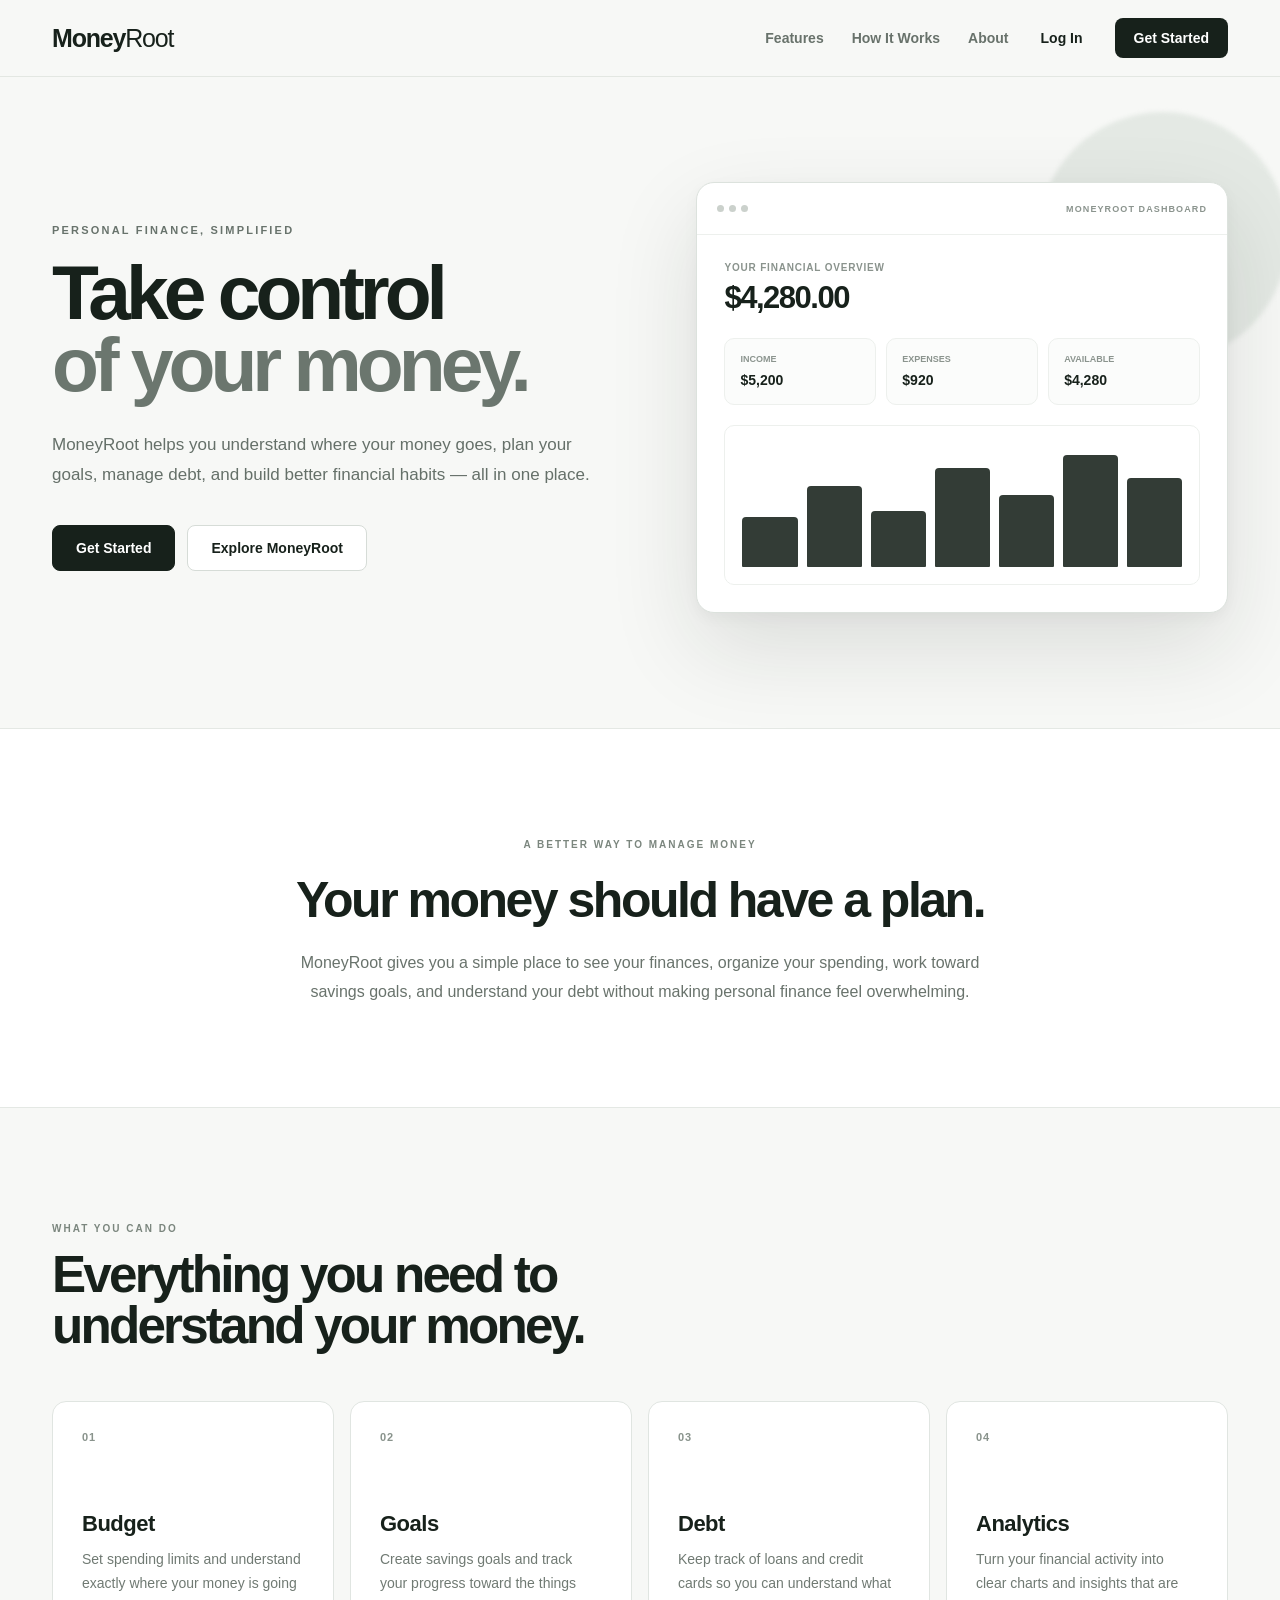
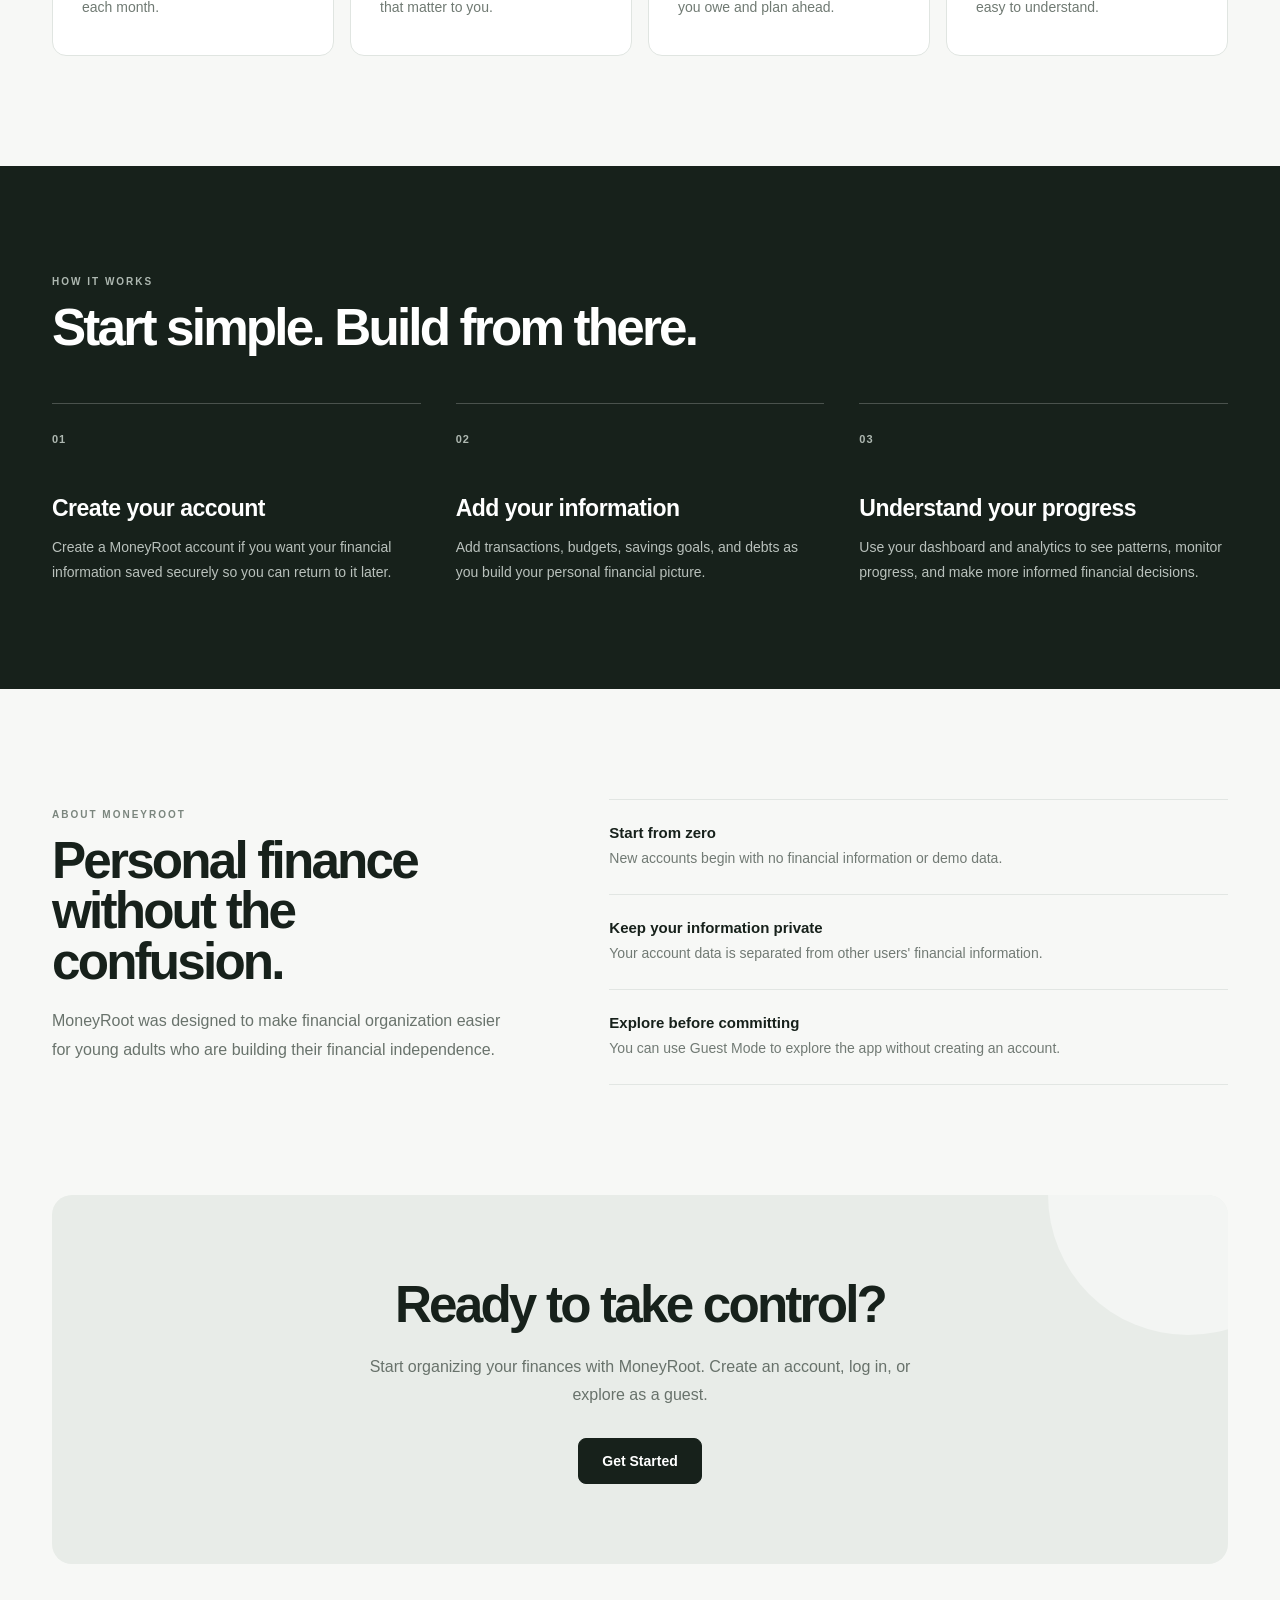
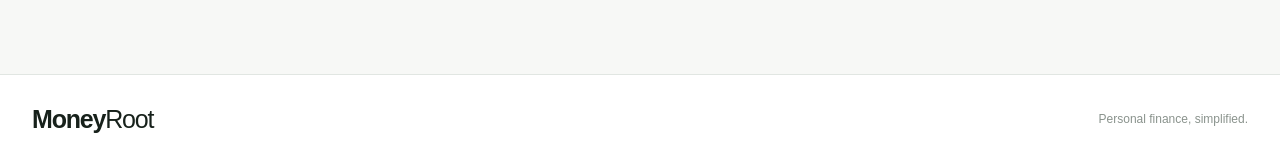
<file: index.html>
<!DOCTYPE html>
<html lang="en">
<head>
    <meta charset="UTF-8">
    <meta name="viewport" content="width=device-width, initial-scale=1.0">
    <title>MoneyRoot — Personal Finance, Simplified</title>

    <link rel="stylesheet" href="landing.css">
    <link rel="stylesheet" href="landing.css">

   

    <!-- =========================================================
         NAVIGATION
    ========================================================== -->

    <nav class="landing-nav">
        <div class="landing-nav-inner">

            <a href="/" class="landing-logo">
                Money<span>Root</span>
            </a>

            <div class="landing-nav-links">
                <a href="#features">Features</a>
                <a href="#how-it-works">How It Works</a>
                <a href="#about">About</a>

                <button class="nav-login" onclick="openAuth('login')">
                    Log In
                </button>

                <button class="nav-get-started" onclick="openGetStarted()">
                    Get Started
                </button>
            </div>

        </div>
    </nav>


    <!-- =========================================================
         HERO
    ========================================================== -->

    <main>

        <section class="landing-hero">

            <div class="hero-copy">

                <p class="hero-eyebrow">
                    PERSONAL FINANCE, SIMPLIFIED
                </p>

                <h1>
                    Take control
                    <span>of your money.</span>
                </h1>

                <p class="hero-description">
                    MoneyRoot helps you understand where your money goes,
                    plan your goals, manage debt, and build better financial
                    habits — all in one place.
                </p>

                <div class="hero-actions">

                    <button
                        class="hero-primary"
                        onclick="openGetStarted()">
                        Get Started
                    </button>

                    <a
                        href="#features"
                        class="hero-secondary"
                        style="text-decoration:none;">
                        Explore MoneyRoot
                    </a>

                </div>

            </div>


            <!-- Dashboard preview -->

            <div class="hero-preview">

                <div class="preview-window">

                    <div class="preview-topbar">

                        <div class="preview-dots">
                            <i></i>
                            <i></i>
                            <i></i>
                        </div>

                        <span class="preview-label">
                            MONEYROOT DASHBOARD
                        </span>

                    </div>

                    <div class="preview-content">

                        <div class="preview-welcome">
                            YOUR FINANCIAL OVERVIEW
                        </div>

                        <div class="preview-balance">
                            $4,280.00
                        </div>

                        <div class="preview-stats">

                            <div class="preview-stat">
                                <small>INCOME</small>
                                <strong>$5,200</strong>
                            </div>

                            <div class="preview-stat">
                                <small>EXPENSES</small>
                                <strong>$920</strong>
                            </div>

                            <div class="preview-stat">
                                <small>AVAILABLE</small>
                                <strong>$4,280</strong>
                            </div>

                        </div>

                        <div class="preview-chart">
                            <div class="preview-bar"></div>
                            <div class="preview-bar"></div>
                            <div class="preview-bar"></div>
                            <div class="preview-bar"></div>
                            <div class="preview-bar"></div>
                            <div class="preview-bar"></div>
                            <div class="preview-bar"></div>
                        </div>

                    </div>

                </div>

            </div>

        </section>


        <!-- =====================================================
             INTRO
        ====================================================== -->

        <section class="landing-intro">

            <div class="landing-intro-inner">

                <p class="section-label">
                    A BETTER WAY TO MANAGE MONEY
                </p>

                <h2>
                    Your money should have a plan.
                </h2>

                <p>
                    MoneyRoot gives you a simple place to see your finances,
                    organize your spending, work toward savings goals, and
                    understand your debt without making personal finance
                    feel overwhelming.
                </p>

            </div>

        </section>


        <!-- =====================================================
             FEATURES
        ====================================================== -->

        <section class="landing-section" id="features">

            <div class="section-heading">

                <span class="section-label">
                    WHAT YOU CAN DO
                </span>

                <h2>
                    Everything you need to understand your money.
                </h2>

            </div>

            <div class="feature-grid">

                <article class="feature-card">

                    <div class="feature-number">
                        01
                    </div>

                    <h3>Budget</h3>

                    <p>
                        Set spending limits and understand exactly
                        where your money is going each month.
                    </p>

                </article>


                <article class="feature-card">

                    <div class="feature-number">
                        02
                    </div>

                    <h3>Goals</h3>

                    <p>
                        Create savings goals and track your progress
                        toward the things that matter to you.
                    </p>

                </article>


                <article class="feature-card">

                    <div class="feature-number">
                        03
                    </div>

                    <h3>Debt</h3>

                    <p>
                        Keep track of loans and credit cards so you
                        can understand what you owe and plan ahead.
                    </p>

                </article>


                <article class="feature-card">

                    <div class="feature-number">
                        04
                    </div>

                    <h3>Analytics</h3>

                    <p>
                        Turn your financial activity into clear
                        charts and insights that are easy to understand.
                    </p>

                </article>

            </div>

        </section>


        <!-- =====================================================
             HOW IT WORKS
        ====================================================== -->

        <section class="how-section" id="how-it-works">

            <div class="landing-section">

                <div class="section-heading">

                    <span class="section-label">
                        HOW IT WORKS
                    </span>

                    <h2>
                        Start simple. Build from there.
                    </h2>

                </div>

                <div class="steps">

                    <article class="step">

                        <span class="step-number">
                            01
                        </span>

                        <h3>
                            Create your account
                        </h3>

                        <p>
                            Create a MoneyRoot account if you want your
                            financial information saved securely so you
                            can return to it later.
                        </p>

                    </article>


                    <article class="step">

                        <span class="step-number">
                            02
                        </span>

                        <h3>
                            Add your information
                        </h3>

                        <p>
                            Add transactions, budgets, savings goals,
                            and debts as you build your personal
                            financial picture.
                        </p>

                    </article>


                    <article class="step">

                        <span class="step-number">
                            03
                        </span>

                        <h3>
                            Understand your progress
                        </h3>

                        <p>
                            Use your dashboard and analytics to see
                            patterns, monitor progress, and make more
                            informed financial decisions.
                        </p>

                    </article>

                </div>

            </div>

        </section>


        <!-- =====================================================
             ABOUT
        ====================================================== -->

        <section class="landing-section" id="about">

            <div class="about-grid">

                <div class="about-copy">

                    <span class="section-label">
                        ABOUT MONEYROOT
                    </span>

                    <h2>
                        Personal finance without the confusion.
                    </h2>

                    <p>
                        MoneyRoot was designed to make financial
                        organization easier for young adults who are
                        building their financial independence.
                    </p>

                </div>


                <div class="about-points">

                    <div class="about-point">

                        <div>
                            <strong>
                                Start from zero
                            </strong>

                            <p>
                                New accounts begin with no financial
                                information or demo data.
                            </p>
                        </div>

                    </div>


                    <div class="about-point">

                        <div>
                            <strong>
                                Keep your information private
                            </strong>

                            <p>
                                Your account data is separated from
                                other users' financial information.
                            </p>
                        </div>

                    </div>


                    <div class="about-point">

                        <div>
                            <strong>
                                Explore before committing
                            </strong>

                            <p>
                                You can use Guest Mode to explore the
                                app without creating an account.
                            </p>
                        </div>

                    </div>

                </div>

            </div>

        </section>


        <!-- =====================================================
             FINAL CTA
        ====================================================== -->

        <section class="final-cta">

            <div class="final-cta-box">

                <h2>
                    Ready to take control?
                </h2>

                <p>
                    Start organizing your finances with MoneyRoot.
                    Create an account, log in, or explore as a guest.
                </p>

                <button
                    class="hero-primary"
                    onclick="openGetStarted()">
                    Get Started
                </button>

            </div>

        </section>

    </main>


    <!-- =========================================================
         FOOTER
    ========================================================== -->

    <footer class="landing-footer">

        <div class="landing-footer-inner">

            <a href="/" class="landing-logo">
                Money<span>Root</span>
            </a>

            <p>
                Personal finance, simplified.
            </p>

        </div>

    </footer>

</div>


<!-- =============================================================
     GET STARTED MODAL
============================================================== -->

<div
    id="getStartedModal"
    class="landing-modal"
    onclick="handleModalBackground(event, 'getStartedModal')">

    <div class="modal-card">

        <button
            class="modal-close"
            onclick="closeGetStarted()"
            aria-label="Close">
            ×
        </button>

        <h2>
            Get started with MoneyRoot
        </h2>

        <p>
            Choose how you want to use MoneyRoot.
        </p>

        <div class="start-options">

            <button
                class="start-option"
                onclick="openAuth('signup')">

                <strong>
                    Create an Account
                </strong>

                <span>
                    Save your financial information and return to it later.
                </span>

            </button>


            <button
                class="start-option"
                onclick="openAuth('login')">

                <strong>
                    Log In
                </strong>

                <span>
                    Continue managing the financial information already
                    saved to your account.
                </span>

            </button>


            <button
                class="start-option"
                onclick="continueAsGuest()">

                <strong>
                    Continue as Guest
                </strong>

                <span>
                    Explore MoneyRoot without creating an account.
                    Your guest information stays on this browser.
                </span>

            </button>

        </div>

    </div>

</div>


<!-- =============================================================
     AUTH MODAL
============================================================== -->

<div
    id="authModal"
    class="landing-modal"
    onclick="handleModalBackground(event, 'authModal')">

    <div class="modal-card">

        <button
            class="modal-close"
            onclick="closeAuth()"
            aria-label="Close">
            ×
        </button>


        <!-- LOGIN -->

        <form
            id="loginForm"
            class="auth-form active"
            onsubmit="handleLogin(event)">

            <h2>
                Welcome back
            </h2>

            <p>
                Log in to continue managing your finances.
            </p>

            <div
                id="loginError"
                class="auth-error">
            </div>

            <div class="auth-field">

                <label for="loginEmail">
                    Email
                </label>

                <input
                    type="email"
                    id="loginEmail"
                    name="email"
                    placeholder="you@example.com"
                    autocomplete="email"
                    required>

            </div>


            <div class="auth-field">

                <label for="loginPassword">
                    Password
                </label>

                <input
                    type="password"
                    id="loginPassword"
                    name="password"
                    placeholder="Enter your password"
                    autocomplete="current-password"
                    required>

            </div>


            <button
                type="submit"
                class="auth-submit">
                Log In
            </button>

            <div class="auth-switch">

                Don't have an account?

                <button
                    type="button"
                    onclick="switchAuth('signup')">
                    Create one
                </button>

            </div>

        </form>


        <!-- SIGN UP -->

        <form
            id="signupForm"
            class="auth-form"
            onsubmit="handleSignup(event)">

            <h2>
                Create your account
            </h2>

            <p>
                Your account starts with a completely empty financial
                dashboard.
            </p>

            <div
                id="signupError"
                class="auth-error">
            </div>

            <div class="auth-field">

                <label for="signupName">
                    Name
                </label>

                <input
                    type="text"
                    id="signupName"
                    name="name"
                    placeholder="Your name"
                    autocomplete="name"
                    required>

            </div>


            <div class="auth-field">

                <label for="signupEmail">
                    Email
                </label>

                <input
                    type="email"
                    id="signupEmail"
                    name="email"
                    placeholder="you@example.com"
                    autocomplete="email"
                    required>

            </div>


            <div class="auth-field">

                <label for="signupPassword">
                    Password
                </label>

                <input
                    type="password"
                    id="signupPassword"
                    name="password"
                    placeholder="At least 6 characters"
                    minlength="6"
                    autocomplete="new-password"
                    required>

            </div>


            <button
                type="submit"
                class="auth-submit">
                Create Account
            </button>

            <div class="auth-switch">

                Already have an account?

                <button
                    type="button"
                    onclick="switchAuth('login')">
                    Log in
                </button>

            </div>

        </form>

    </div>

</div>


<script src="script.js"></script>

</body>
</html>
</file>
<file: landing.css>
/* =========================================================
   MONEYROOT — LANDING PAGE
   ========================================================= */

   * {
    box-sizing: border-box;
}

html {
    scroll-behavior: smooth;
}

body {
    margin: 0;
    font-family: -apple-system, BlinkMacSystemFont, "Segoe UI",
        Inter, Helvetica, Arial, sans-serif;
    background: #f7f8f6;
    color: #17211b;
    -webkit-font-smoothing: antialiased;
}

button,
input {
    font: inherit;
}

button {
    cursor: pointer;
}

a {
    color: inherit;
}

.landing-page {
    min-height: 100vh;
    background: #f7f8f6;
}


/* =========================================================
   NAVIGATION
   ========================================================= */

.landing-nav {
    position: sticky;
    top: 0;
    z-index: 100;
    background: rgba(247, 248, 246, 0.92);
    backdrop-filter: blur(16px);
    border-bottom: 1px solid #e3e7e2;
}

.landing-nav-inner {
    max-width: 1240px;
    margin: 0 auto;
    padding: 18px 32px;
    display: flex;
    align-items: center;
    justify-content: space-between;
    gap: 30px;
}

.landing-logo {
    text-decoration: none;
    color: #17211b;
    font-size: 25px;
    font-weight: 800;
    letter-spacing: -1.2px;
}

.landing-logo span {
    font-weight: 400;
}

.landing-nav-links {
    display: flex;
    align-items: center;
    gap: 28px;
}

.landing-nav-links a {
    color: #68726b;
    text-decoration: none;
    font-size: 14px;
    font-weight: 600;
    transition: color .2s ease;
}

.landing-nav-links a:hover {
    color: #17211b;
}

.nav-login {
    border: 0;
    background: transparent;
    color: #17211b;
    font-size: 14px;
    font-weight: 700;
    padding: 10px 4px;
}

.nav-login:hover {
    opacity: .65;
}

.nav-get-started {
    border: 0;
    background: #17211b;
    color: white;
    padding: 12px 19px;
    border-radius: 8px;
    font-size: 14px;
    font-weight: 700;
    transition: transform .2s ease, opacity .2s ease;
}

.nav-get-started:hover {
    transform: translateY(-2px);
    opacity: .92;
}


/* =========================================================
   HERO
   ========================================================= */

.landing-hero {
    max-width: 1240px;
    margin: 0 auto;
    padding: 105px 32px 115px;

    display: grid;
    grid-template-columns: minmax(0, 1fr) minmax(420px, .95fr);
    gap: 85px;
    align-items: center;
}

.hero-copy {
    max-width: 650px;
}

.hero-eyebrow {
    margin: 0 0 20px;
    color: #68736c;
    font-size: 11px;
    font-weight: 800;
    letter-spacing: 2.2px;
}

.landing-hero h1 {
    margin: 0;
    font-size: clamp(54px, 6vw, 82px);
    line-height: .94;
    letter-spacing: -5px;
    font-weight: 800;
}

.landing-hero h1 span {
    display: block;
    color: #6b766e;
}

.hero-description {
    max-width: 570px;
    margin: 30px 0 0;
    color: #657069;
    font-size: 17px;
    line-height: 1.75;
}

.hero-actions {
    display: flex;
    align-items: center;
    gap: 12px;
    margin-top: 35px;
    flex-wrap: wrap;
}

.hero-primary,
.hero-secondary {
    display: inline-flex;
    align-items: center;
    justify-content: center;

    border-radius: 8px;
    padding: 14px 23px;

    font-size: 14px;
    font-weight: 700;

    transition:
        transform .2s ease,
        background .2s ease,
        border-color .2s ease;
}

.hero-primary {
    border: 1px solid #17211b;
    background: #17211b;
    color: white;
}

.hero-primary:hover {
    transform: translateY(-2px);
    background: #26342b;
}

.hero-secondary {
    border: 1px solid #d6dcd7;
    background: white;
    color: #17211b;
}

.hero-secondary:hover {
    background: #f0f2ef;
    transform: translateY(-1px);
}


/* =========================================================
   DASHBOARD PREVIEW
   ========================================================= */

.hero-preview {
    position: relative;
}

.hero-preview::before {
    content: "";
    position: absolute;
    width: 250px;
    height: 250px;
    right: -60px;
    top: -70px;
    background: #e4e9e4;
    border-radius: 50%;
    filter: blur(2px);
    z-index: 0;
}

.preview-window {
    position: relative;
    z-index: 1;

    background: white;
    border: 1px solid #dce2dd;
    border-radius: 18px;

    box-shadow:
        0 35px 90px rgba(23, 33, 27, .12),
        0 5px 15px rgba(23, 33, 27, .04);

    overflow: hidden;
}

.preview-topbar {
    height: 52px;
    padding: 0 20px;

    border-bottom: 1px solid #edf0ed;

    display: flex;
    justify-content: space-between;
    align-items: center;
}

.preview-dots {
    display: flex;
    gap: 5px;
}

.preview-dots i {
    width: 7px;
    height: 7px;
    border-radius: 50%;
    background: #cbd1cc;
}

.preview-label {
    font-size: 9px;
    font-weight: 800;
    color: #8b948e;
    letter-spacing: 1.1px;
}

.preview-content {
    padding: 27px;
}

.preview-welcome {
    color: #8a938d;
    font-size: 10px;
    font-weight: 700;
    letter-spacing: .8px;
    margin-bottom: 7px;
}

.preview-balance {
    font-size: 31px;
    font-weight: 800;
    letter-spacing: -1.5px;
}

.preview-stats {
    display: grid;
    grid-template-columns: repeat(3, 1fr);
    gap: 10px;
    margin-top: 22px;
}

.preview-stat {
    padding: 15px;
    background: #fbfcfb;
    border: 1px solid #edf0ed;
    border-radius: 10px;
}

.preview-stat small {
    display: block;
    color: #8b948e;
    font-size: 9px;
    font-weight: 700;
    margin-bottom: 7px;
}

.preview-stat strong {
    font-size: 14px;
}

.preview-chart {
    height: 160px;
    margin-top: 20px;

    border: 1px solid #edf0ed;
    border-radius: 10px;

    padding: 17px;

    display: flex;
    align-items: flex-end;
    gap: 9px;
}

.preview-bar {
    flex: 1;
    min-width: 8px;

    background: #17211b;

    border-radius: 4px 4px 1px 1px;
    opacity: .88;

    transition: height .3s ease;
}

.preview-bar:nth-child(1) {
    height: 40%;
}

.preview-bar:nth-child(2) {
    height: 65%;
}

.preview-bar:nth-child(3) {
    height: 45%;
}

.preview-bar:nth-child(4) {
    height: 80%;
}

.preview-bar:nth-child(5) {
    height: 58%;
}

.preview-bar:nth-child(6) {
    height: 90%;
}

.preview-bar:nth-child(7) {
    height: 72%;
}


/* =========================================================
   INTRO
   ========================================================= */

.landing-intro {
    background: white;
    border-top: 1px solid #e4e8e4;
    border-bottom: 1px solid #e4e8e4;
}

.landing-intro-inner {
    max-width: 900px;
    margin: 0 auto;
    padding: 100px 32px;
    text-align: center;
}

.section-label {
    display: inline-block;
    color: #7b867e;
    font-size: 10px;
    font-weight: 800;
    letter-spacing: 2px;
}

.landing-intro h2 {
    margin: 14px 0 0;
    font-size: clamp(34px, 4vw, 50px);
    letter-spacing: -2.5px;
    line-height: 1.04;
}

.landing-intro p:not(.section-label) {
    max-width: 680px;
    margin: 23px auto 0;
    color: #69736c;
    line-height: 1.8;
    font-size: 16px;
}


/* =========================================================
   GENERAL SECTIONS
   ========================================================= */

.landing-section {
    max-width: 1240px;
    margin: 0 auto;
    padding: 110px 32px;
}

.section-heading {
    max-width: 680px;
    margin-bottom: 50px;
}

.section-heading h2 {
    margin: 13px 0 0;
    font-size: clamp(37px, 4vw, 54px);
    letter-spacing: -2.8px;
    line-height: 1;
}


/* =========================================================
   FEATURES
   ========================================================= */

.feature-grid {
    display: grid;
    grid-template-columns: repeat(4, 1fr);
    gap: 16px;
}

.feature-card {
    background: white;
    border: 1px solid #e0e5e1;
    border-radius: 14px;

    padding: 29px;
    min-height: 255px;

    transition:
        transform .25s ease,
        box-shadow .25s ease,
        border-color .25s ease;
}

.feature-card:hover {
    transform: translateY(-5px);
    border-color: #d4dbd5;
    box-shadow: 0 18px 45px rgba(23, 33, 27, .08);
}

.feature-number {
    color: #89938c;
    font-size: 11px;
    font-weight: 800;
    letter-spacing: 1px;
}

.feature-card h3 {
    margin: 68px 0 11px;
    font-size: 22px;
    letter-spacing: -.5px;
}

.feature-card p {
    margin: 0;
    color: #707a73;
    font-size: 14px;
    line-height: 1.7;
}


/* =========================================================
   HOW IT WORKS
   ========================================================= */

.how-section {
    background: #17211b;
    color: white;
}

.how-section .landing-section {
    padding-top: 105px;
    padding-bottom: 105px;
}

.how-section .section-label {
    color: #aeb8b1;
}

.how-section .section-heading h2 {
    color: white;
}

.steps {
    display: grid;
    grid-template-columns: repeat(3, 1fr);
    gap: 35px;
}

.step {
    border-top: 1px solid rgba(255,255,255,.22);
    padding-top: 25px;
}

.step-number {
    color: #aeb8b1;
    font-size: 11px;
    font-weight: 800;
    letter-spacing: 1px;
}

.step h3 {
    margin: 48px 0 13px;
    font-size: 23px;
    letter-spacing: -.5px;
}

.step p {
    margin: 0;
    color: #b9c1bc;
    line-height: 1.75;
    font-size: 14px;
}


/* =========================================================
   ABOUT
   ========================================================= */

.about-grid {
    display: grid;
    grid-template-columns: .85fr 1.15fr;
    gap: 100px;
    align-items: center;
}

.about-grid h2 {
    margin: 14px 0 20px;
    font-size: clamp(39px, 4vw, 56px);
    letter-spacing: -2.8px;
    line-height: .98;
}

.about-copy p {
    color: #69736c;
    line-height: 1.8;
    font-size: 16px;
}

.about-points {
    display: grid;
}

.about-point {
    padding: 24px 0;
    border-bottom: 1px solid #e2e6e3;
}

.about-point:first-child {
    border-top: 1px solid #e2e6e3;
}

.about-point strong {
    display: block;
    margin-bottom: 6px;
    font-size: 15px;
}

.about-point p {
    margin: 0;
    color: #717a74;
    font-size: 14px;
    line-height: 1.65;
}


/* =========================================================
   FINAL CTA
   ========================================================= */

.final-cta {
    max-width: 1240px;
    margin: 0 auto;
    padding: 0 32px 110px;
}

.final-cta-box {
    position: relative;
    overflow: hidden;

    background: #e8ece8;
    border-radius: 20px;

    padding: 80px 40px;
    text-align: center;
}

.final-cta-box::before {
    content: "";
    position: absolute;

    width: 280px;
    height: 280px;

    right: -100px;
    top: -140px;

    border-radius: 50%;
    background: rgba(255,255,255,.45);
}

.final-cta-box h2,
.final-cta-box p,
.final-cta-box button {
    position: relative;
    z-index: 1;
}

.final-cta-box h2 {
    margin: 0;
    font-size: clamp(36px, 4vw, 54px);
    letter-spacing: -2.8px;
}

.final-cta-box p {
    max-width: 580px;
    margin: 19px auto 30px;
    color: #68726b;
    line-height: 1.7;
}


/* =========================================================
   FOOTER
   ========================================================= */

.landing-footer {
    border-top: 1px solid #e1e6e2;
    padding: 30px 32px;
    background: white;
}

.landing-footer-inner {
    max-width: 1240px;
    margin: 0 auto;

    display: flex;
    justify-content: space-between;
    align-items: center;
    gap: 20px;
}

.landing-footer p {
    margin: 0;
    color: #8a938d;
    font-size: 12px;
}


/* =========================================================
   MODALS
   ========================================================= */

.landing-modal {
    position: fixed;
    inset: 0;
    z-index: 1000;

    display: none;
    align-items: center;
    justify-content: center;

    padding: 20px;

    background: rgba(15, 20, 17, .58);
    backdrop-filter: blur(6px);
}

.landing-modal.active {
    display: flex;
}

.modal-card {
    width: 100%;
    max-width: 470px;

    position: relative;

    background: white;
    border-radius: 17px;

    padding: 36px;

    box-shadow: 0 30px 90px rgba(0,0,0,.22);

    animation: modalIn .2s ease;
}

@keyframes modalIn {
    from {
        opacity: 0;
        transform: translateY(8px) scale(.98);
    }

    to {
        opacity: 1;
        transform: translateY(0) scale(1);
    }
}

.modal-close {
    position: absolute;
    top: 17px;
    right: 17px;

    width: 32px;
    height: 32px;

    border: 0;
    background: #f0f2ef;

    border-radius: 50%;

    font-size: 18px;
    line-height: 1;

    color: #17211b;

    transition: background .2s ease;
}

.modal-close:hover {
    background: #e4e8e4;
}

.modal-card h2 {
    margin: 0;
    padding-right: 35px;

    font-size: 29px;
    letter-spacing: -1.2px;
}

.modal-card > p {
    color: #737d76;
    font-size: 14px;
    line-height: 1.6;
    margin: 10px 0 25px;
}


/* =========================================================
   START OPTIONS
   ========================================================= */

.start-options {
    display: grid;
    gap: 11px;
}

.start-option {
    width: 100%;

    text-align: left;

    border: 1px solid #dfe4df;
    background: white;

    border-radius: 11px;

    padding: 19px;

    transition:
        border-color .2s ease,
        background .2s ease,
        transform .2s ease;
}

.start-option:hover {
    border-color: #17211b;
    background: #fbfcfb;
    transform: translateY(-1px);
}

.start-option strong {
    display: block;
    margin-bottom: 5px;
    font-size: 15px;
}

.start-option span {
    display: block;
    color: #7a837d;
    font-size: 13px;
    line-height: 1.5;
}


/* =========================================================
   AUTH FORMS
   ========================================================= */

.auth-form {
    display: none;
}

.auth-form.active {
    display: block;
}

.auth-field {
    margin-bottom: 17px;
}

.auth-field label {
    display: block;
    margin-bottom: 7px;

    font-size: 12px;
    font-weight: 700;
}

.auth-field input {
    width: 100%;

    border: 1px solid #dce1dd;
    border-radius: 8px;

    padding: 13px 14px;

    background: white;
    color: #17211b;

    outline: none;

    transition:
        border-color .2s ease,
        box-shadow .2s ease;
}

.auth-field input:focus {
    border-color: #17211b;
    box-shadow: 0 0 0 3px rgba(23,33,27,.07);
}

.auth-submit {
    width: 100%;

    border: 0;
    border-radius: 8px;

    background: #17211b;
    color: white;

    padding: 14px;

    font-weight: 700;

    transition:
        transform .2s ease,
        background .2s ease;
}

.auth-submit:hover {
    background: #26342b;
    transform: translateY(-1px);
}

.auth-switch {
    margin-top: 18px;

    text-align: center;

    font-size: 13px;
    color: #7a837d;
}

.auth-switch button {
    border: 0;
    background: none;

    color: #17211b;
    font-weight: 800;

    padding: 0;
}

.auth-switch button:hover {
    text-decoration: underline;
}

.auth-error {
    display: none;

    margin-bottom: 15px;
    padding: 11px 13px;

    border-radius: 7px;

    background: #f8e9e7;
    color: #8a3d34;

    font-size: 13px;
}

.auth-error.show {
    display: block;
}


/* =========================================================
   MOBILE
   ========================================================= */

@media (max-width: 1000px) {

    .landing-hero {
        grid-template-columns: 1fr;
        gap: 65px;
        padding-top: 75px;
    }

    .hero-copy {
        max-width: 750px;
    }

    .hero-preview {
        max-width: 650px;
        width: 100%;
        margin: 0 auto;
    }

    .feature-grid {
        grid-template-columns: repeat(2, 1fr);
    }

    .about-grid {
        grid-template-columns: 1fr;
        gap: 55px;
    }
}


@media (max-width: 700px) {

    .landing-nav-inner {
        padding: 16px 20px;
    }

    .landing-nav-links {
        gap: 12px;
    }

    .landing-nav-links a {
        display: none;
    }

    .nav-login {
        padding: 10px 5px;
    }

    .nav-get-started {
        padding: 10px 14px;
    }

    .landing-hero {
        padding: 65px 20px 80px;
    }

    .landing-hero h1 {
        font-size: 51px;
        letter-spacing: -3px;
    }

    .hero-description {
        font-size: 16px;
    }

    .landing-intro-inner,
    .landing-section {
        padding-left: 20px;
        padding-right: 20px;
    }

    .landing-intro-inner {
        padding-top: 75px;
        padding-bottom: 75px;
    }

    .landing-section {
        padding-top: 80px;
        padding-bottom: 80px;
    }

    .feature-grid,
    .steps {
        grid-template-columns: 1fr;
    }

    .feature-card {
        min-height: 210px;
    }

    .feature-card h3 {
        margin-top: 45px;
    }

    .preview-stats {
        grid-template-columns: 1fr;
    }

    .preview-chart {
        height: 135px;
    }

    .final-cta {
        padding-left: 20px;
        padding-right: 20px;
        padding-bottom: 80px;
    }

    .final-cta-box {
        padding: 55px 24px;
    }

    .landing-footer {
        padding: 27px 20px;
    }

    .landing-footer-inner {
        flex-direction: column;
        align-items: flex-start;
    }
}


@media (max-width: 480px) {

    .landing-logo {
        font-size: 22px;
    }

    .nav-login {
        display: none;
    }

    .landing-hero h1 {
        font-size: 45px;
        letter-spacing: -2.5px;
    }

    .hero-actions {
        flex-direction: column;
        align-items: stretch;
    }

    .hero-primary,
    .hero-secondary {
        width: 100%;
    }

    .preview-content {
        padding: 20px;
    }

    .preview-balance {
        font-size: 27px;
    }

    .modal-card {
        padding: 30px 22px;
    }
}
</file>
